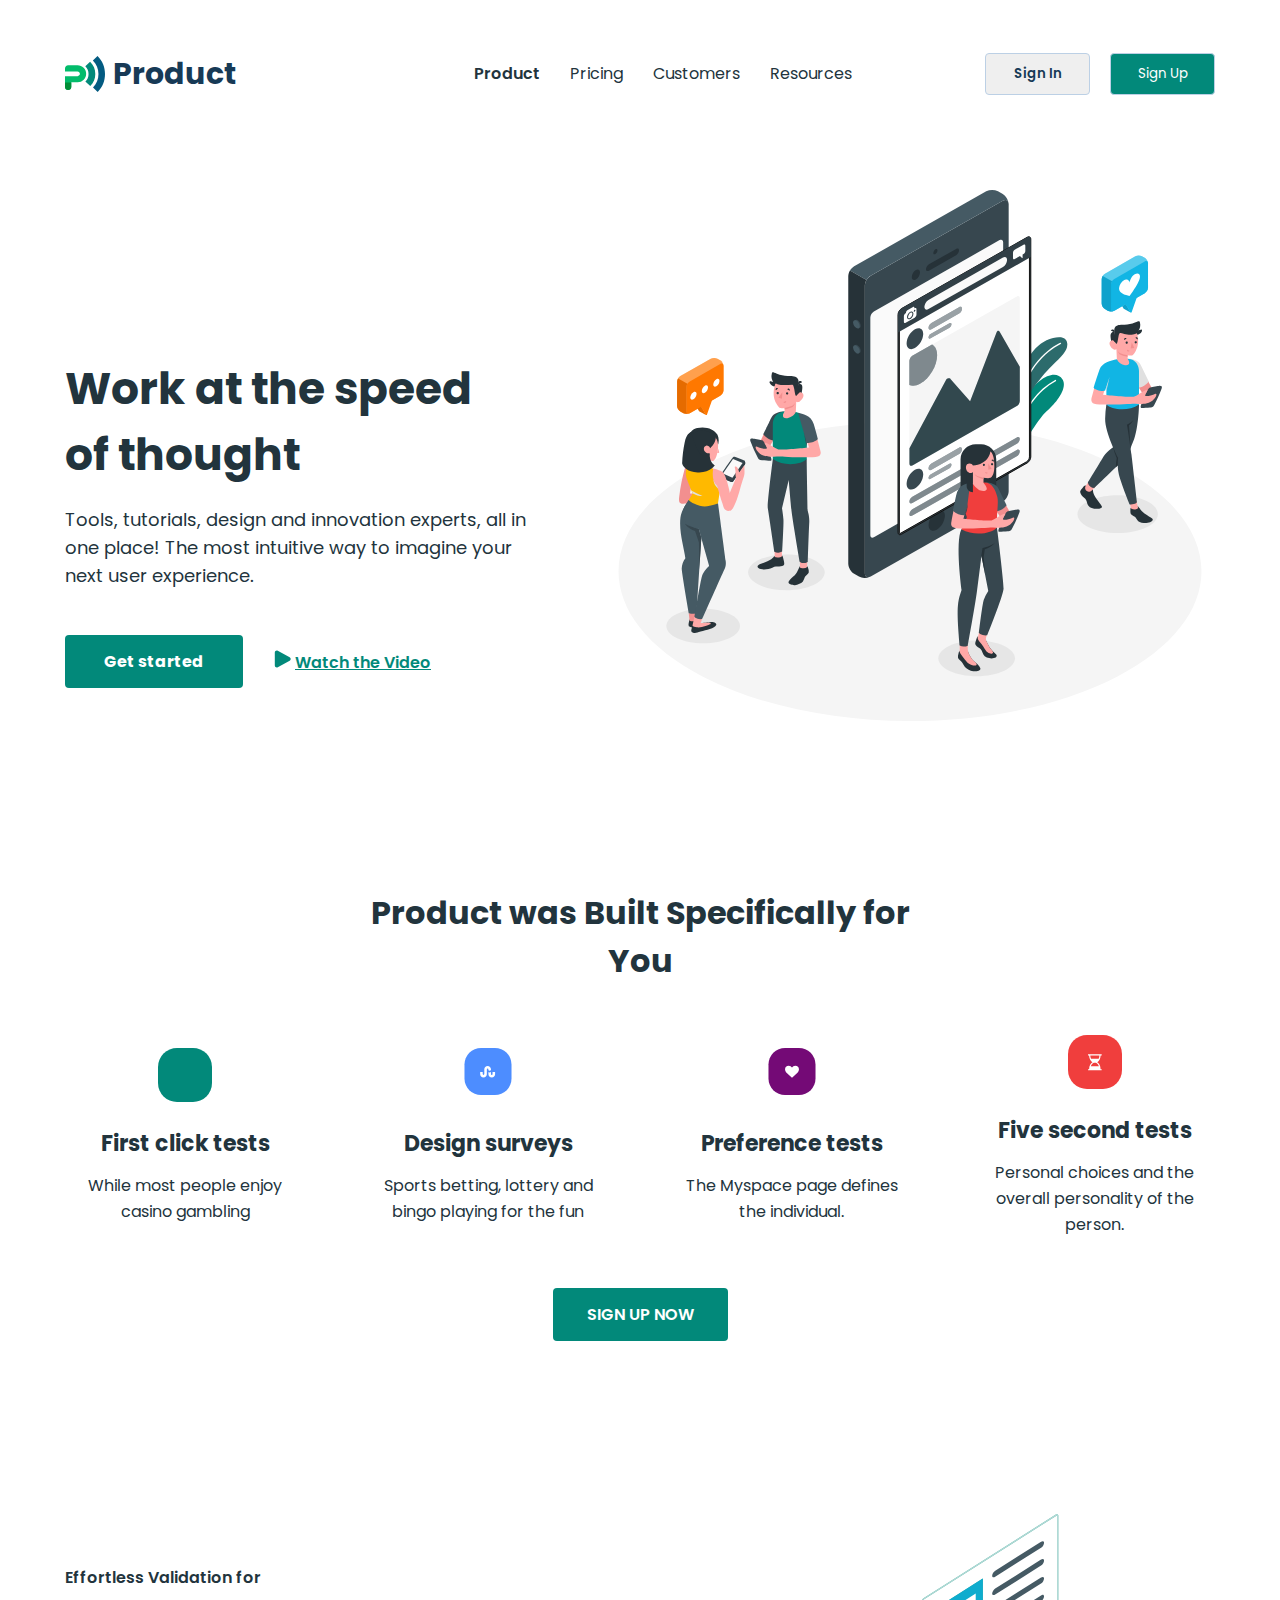
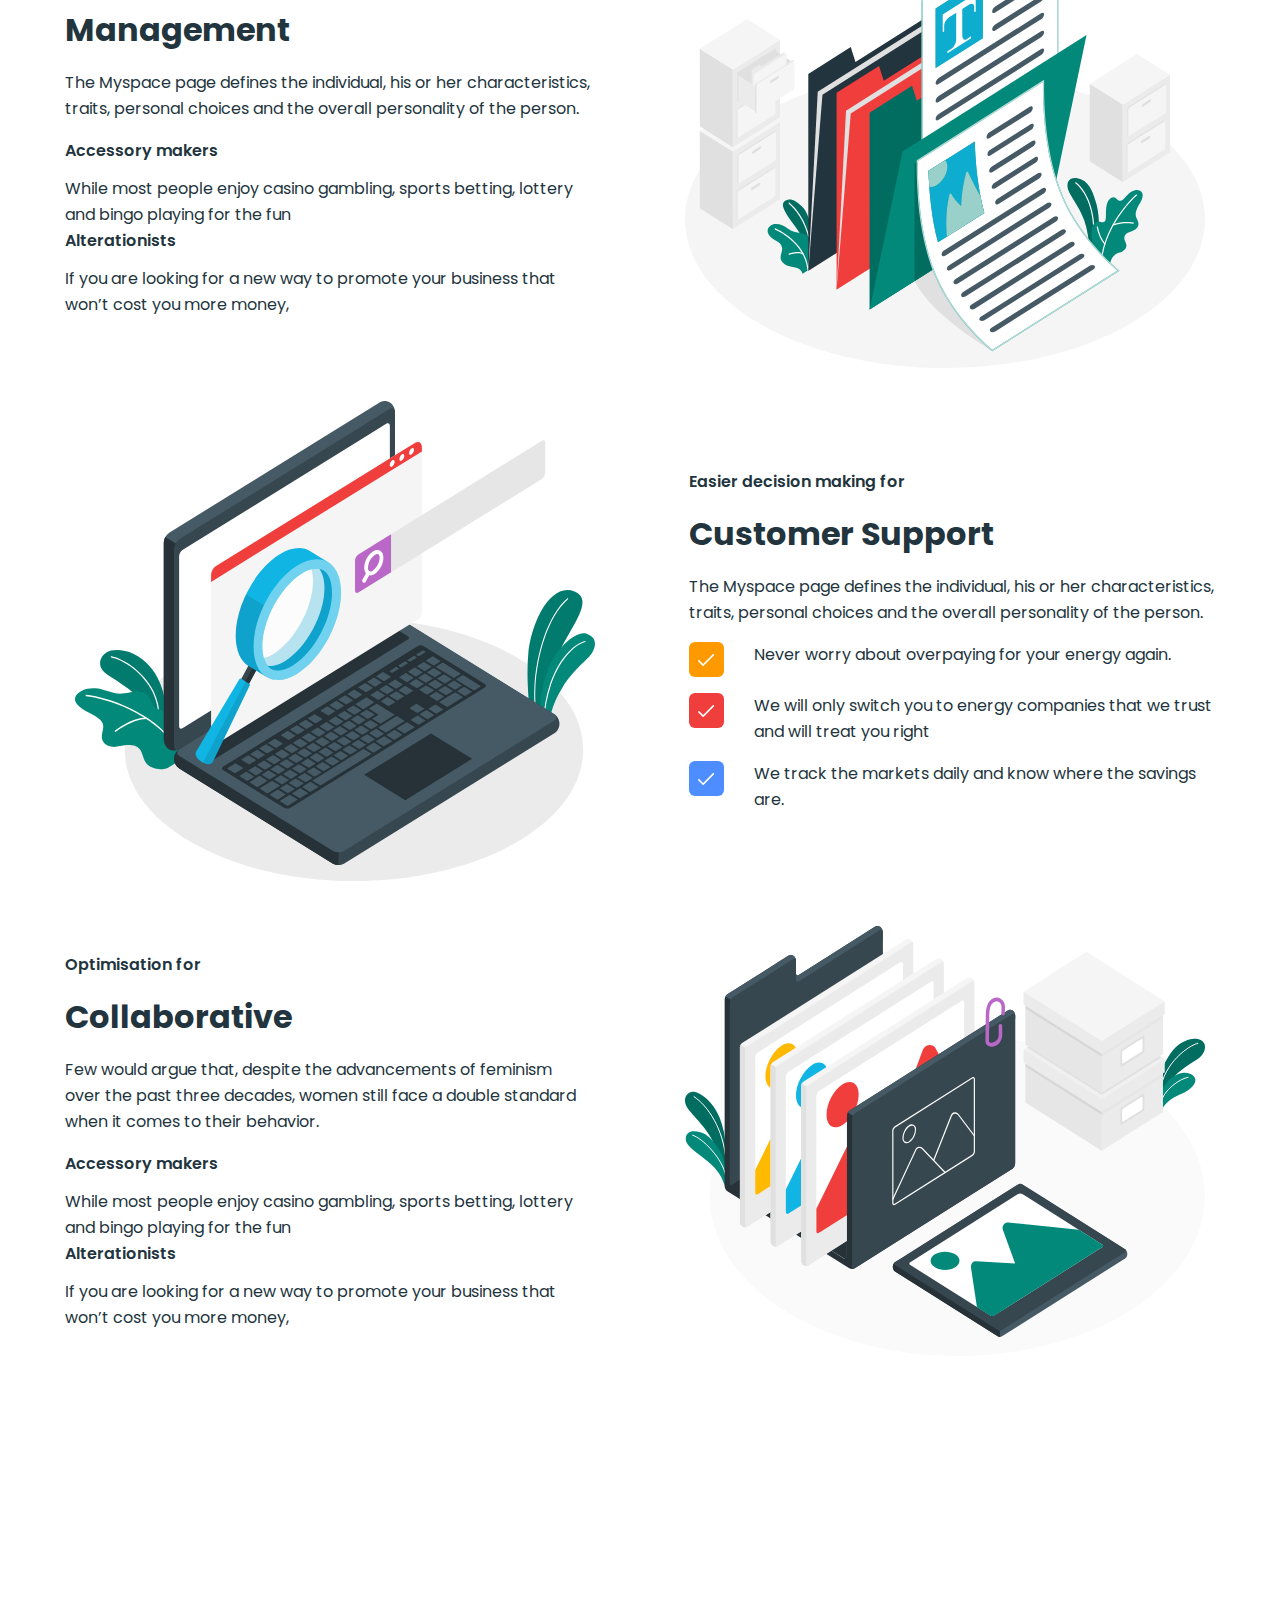
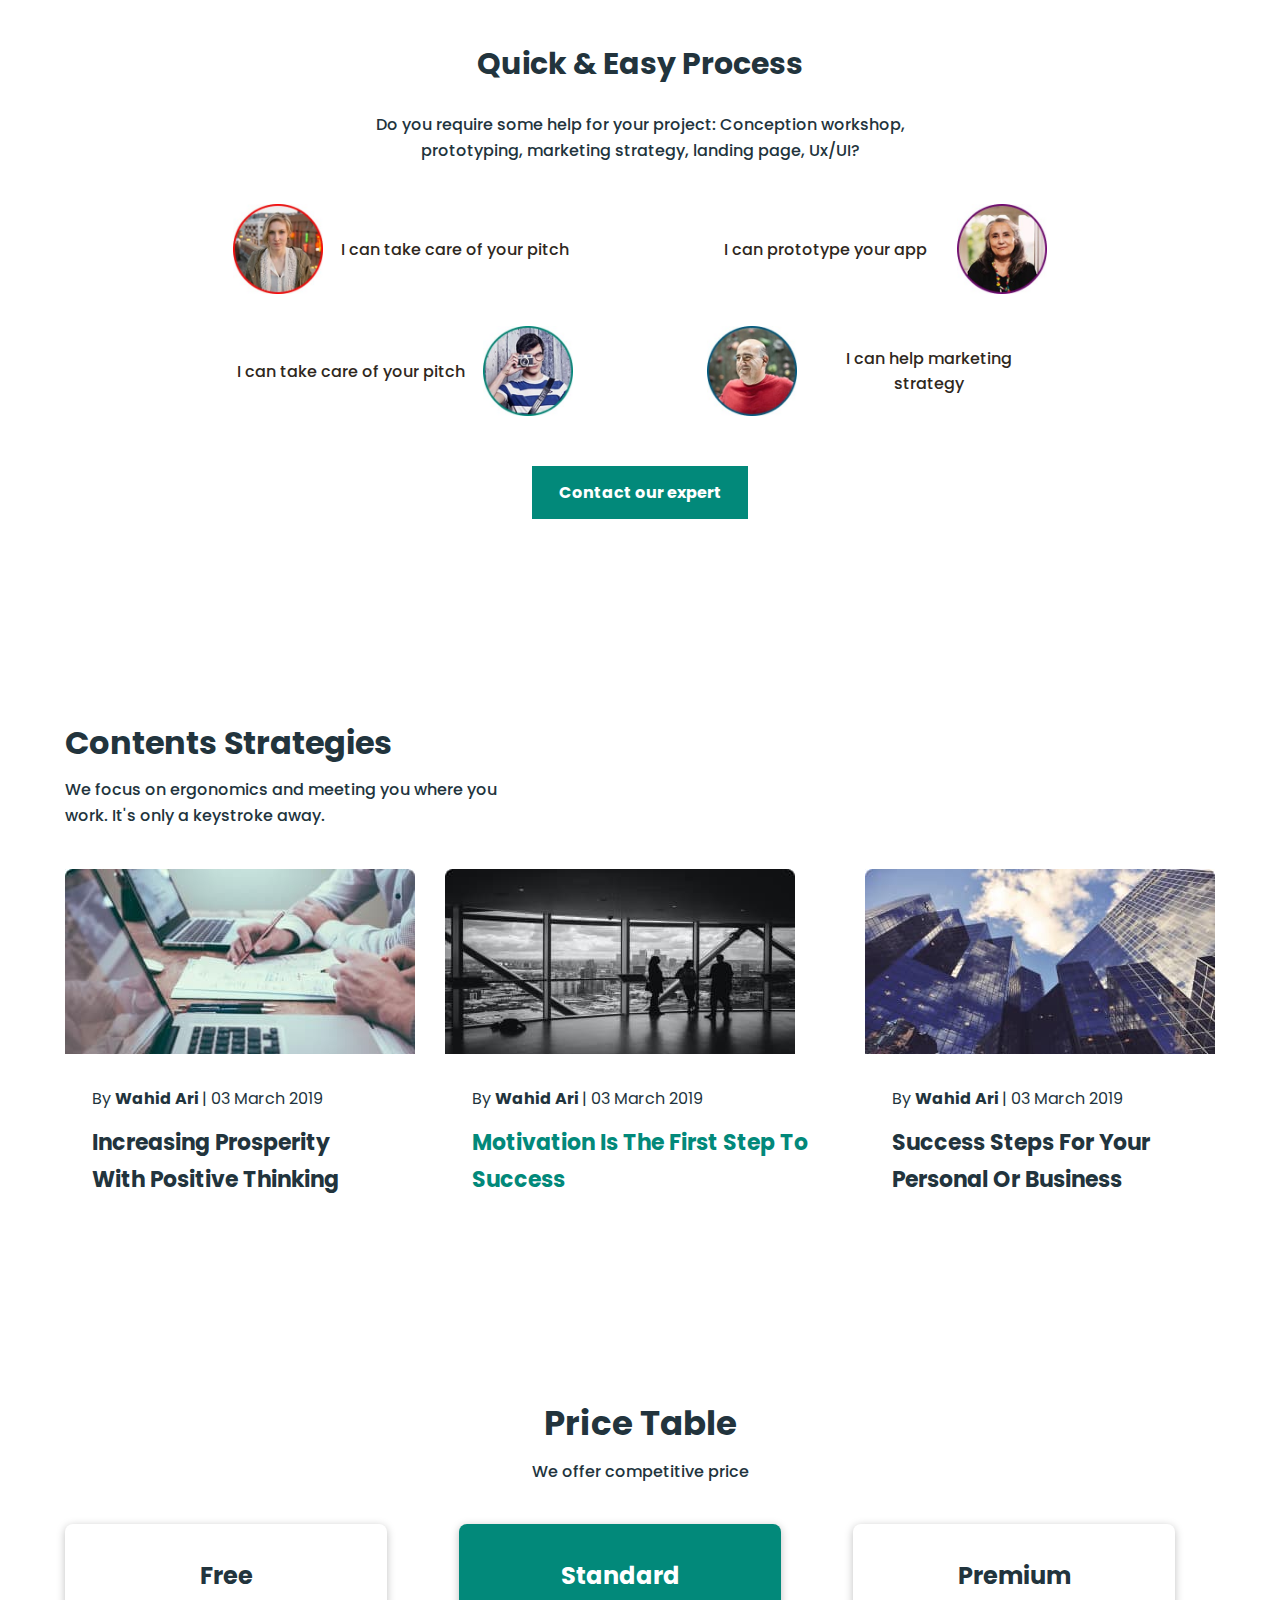
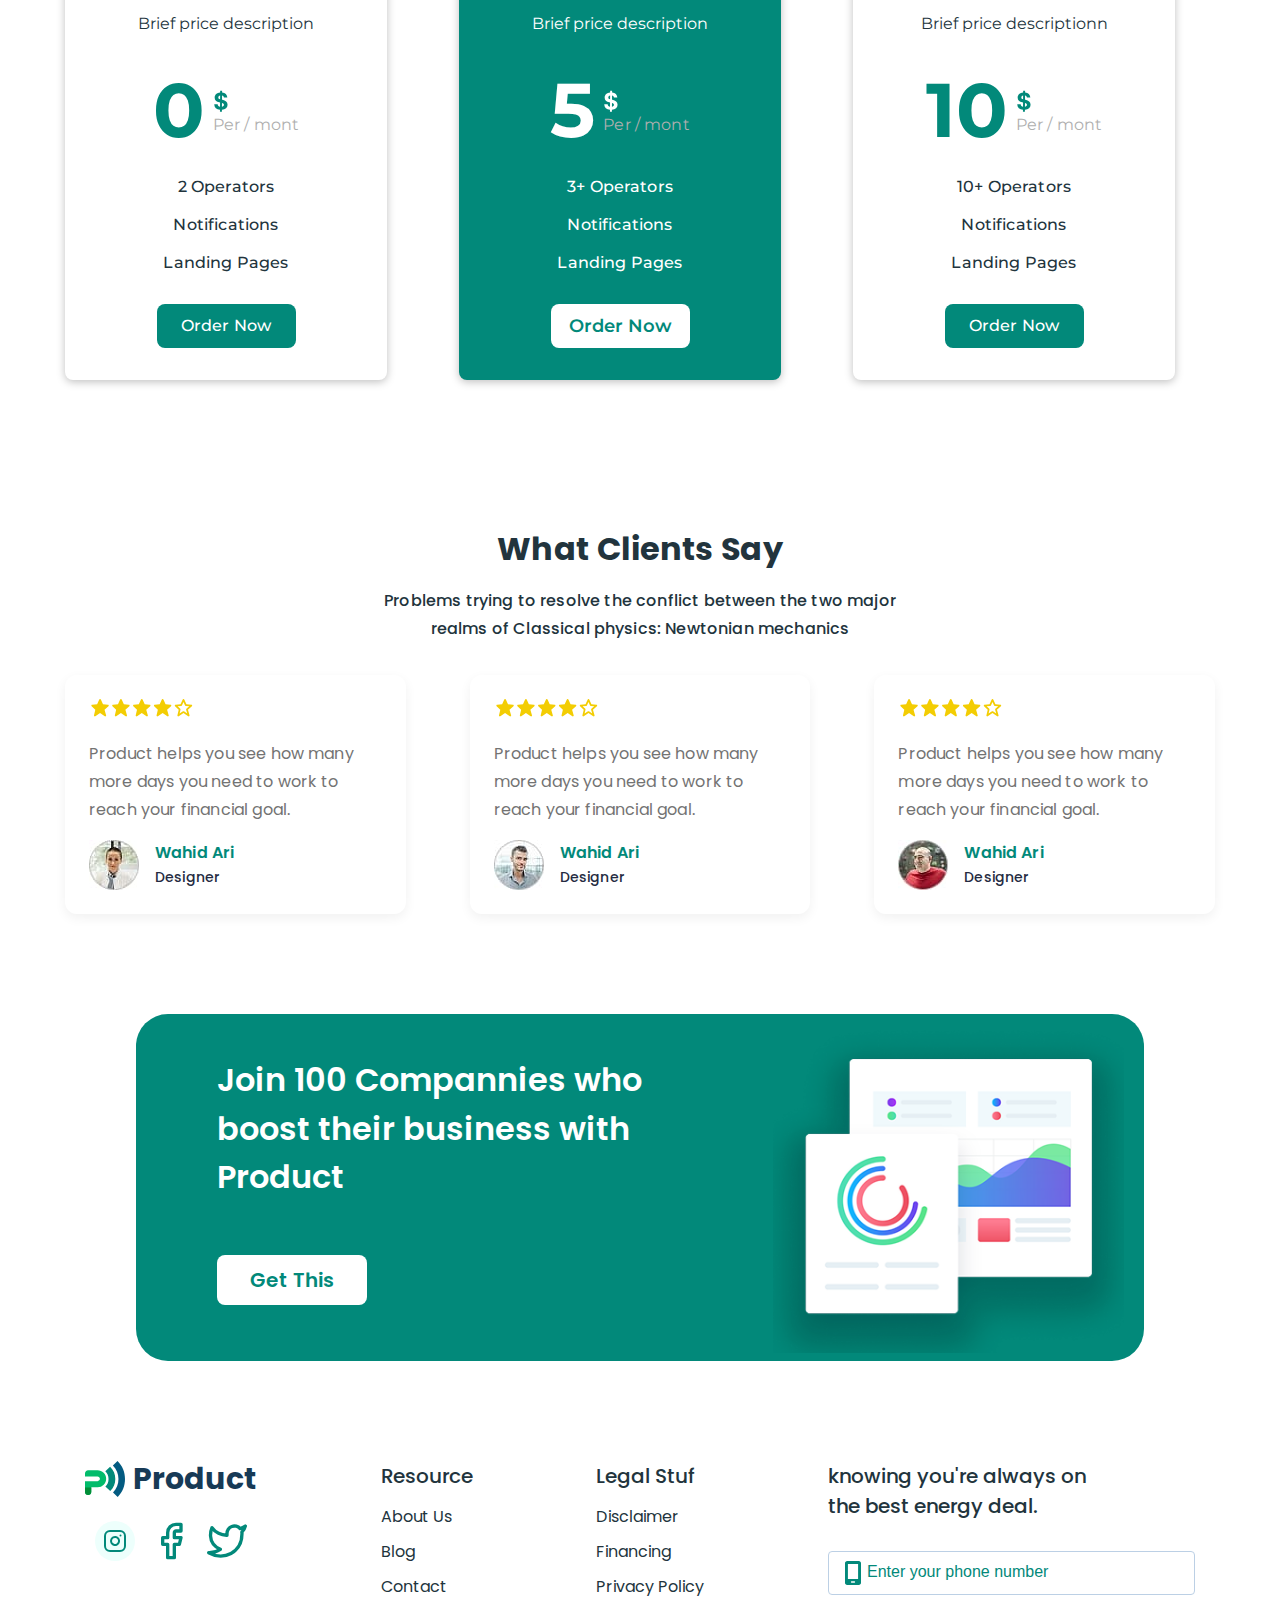
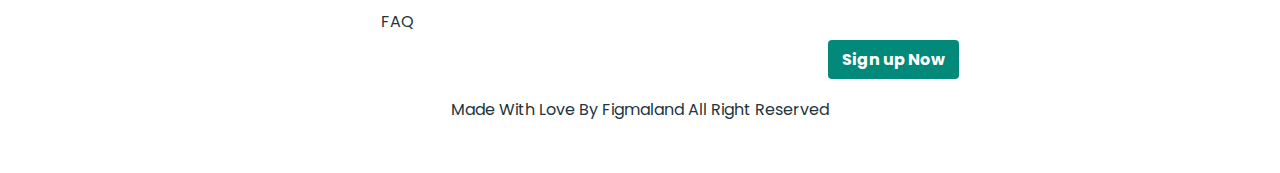
<file: index.html>
<!DOCTYPE html>
<html lang="en">
  <head>
    <meta charset="UTF-8" />
    <meta name="viewport" content="width=device-width, initial-scale=1.0" />
    <title>Business promotion</title>
    <link
      rel="stylesheet"
      href="https://cdnjs.cloudflare.com/ajax/libs/modern-normalize/3.0.1/modern-normalize.min.css"
      integrity="sha512-q6WgHqiHlKyOqslT/lgBgodhd03Wp4BEqKeW6nNtlOY4quzyG3VoQKFrieaCeSnuVseNKRGpGeDU3qPmabCANg=="
      crossorigin="anonymous"
      referrerpolicy="no-referrer"
    />
    <link rel="preconnect" href="https://fonts.googleapis.com" />
    <link rel="preconnect" href="https://fonts.gstatic.com" crossorigin />
    <link
      href="https://fonts.googleapis.com/css2?family=Inter:wght@500;700&family=Montserrat:wght@400;500;600;700&family=Poppins:wght@400;500;600;700;800&family=Roboto:wght@400;500;700;900&display=swap"
      rel="stylesheet"
    />
    <link rel="stylesheet" href="./css/styles.css" />
  </head>
  <body>
    <header class="header">
      <div class="header-container container">
        <a href="./index.html" class="logo header-logo">
          <img src="./images/logo.svg" alt="Logo" width="40" height="36" />
          Product
        </a>
        <nav class="header-nav">
          <ul class="header-nav-list">
            <li class="header-nav-item">
              <a href="./index.html">Product</a>
            </li>
            <li class="header-nav-item">
              <a href="./pricing.html">Pricing</a>
            </li>
            <li class="header-nav-item">
              <a href="./customer.html">Customers</a>
            </li>
            <li class="header-nav-item">
              <a href="">Resources</a>
            </li>
          </ul>
        </nav>
        <ul class="header-button-list">
          <li class="header-button-item">
            <button class="header-button" type="button">Sign In</button>
          </li>
          <li class="header-button-item">
            <button class="header-button-sign" type="button">Sign Up</button>
          </li>
        </ul>

        <button
          class="burger-btn"
          data-menu-open
          type="button"
          aria-label="Open menu"
        >
          <svg class="burger-icon" width="28" height="31">
            <use href="./images/icons.svg#icon-menu"></use>
          </svg>
        </button>
      </div>
      <div class="mobile-menu">
        <div class="container mobile-container">
          <button
            class="mobile-close-btn"
            data-menu-close
            type="button"
            aria-label="Close menu"
          >
            <svg class="mobile-close-icon" width="8" height="8">
              <use href="./images/icons.svg#icon-close"></use>
            </svg>
          </button>
          <nav class="mobile-nav">
            <ul class="mobile-nav-list">
              <li class="mobile-nav-item">
                <a href="./index.html">Product</a>
              </li>
              <li class="mobile-nav-item">
                <a href="./pricing.html">Pricing</a>
              </li>
              <li class="mobile-nav-item">
                <a href="./customer.html">Customers</a>
              </li>
              <li class="mobile-nav-item"><a href="">Resources</a></li>
            </ul>
          </nav>
          <ul class="mobile-button-list">
            <li class="mobile-button-item">
              <button class="mobile-button" type="button">Sign In</button>
            </li>
            <li class="mobile-button-item">
              <button class="mobile-button-sign" type="button">Sign Up</button>
            </li>
          </ul>
        </div>
      </div>
    </header>
    <main>
      <!-- HERO SECTION -->
      <section id="hero" class="hero">
        <div class="container">
          <div class="hero-container">
            <h1 class="hero-title">Work at the speed of thought</h1>
            <p class="hero-description">
              Tools, tutorials, design and innovation experts, all in one place!
              The most intuitive way to imagine your next user experience.
            </p>
            <ul class="hero-buttons">
              <li>
                <button class="button-get-started" type="button">
                  Get started
                </button>
              </li>
              <li>
                <button class="button-watch-the-video" type="button">
                  <img
                    class="button-watch-the-video-img"
                    src="./images/Triangle.svg"
                    alt="triangle"
                    width="20"
                    height="18"
                  />
                  Watch the Video
                </button>
              </li>
            </ul>
          </div>

          <img
            class="hero-image"
            src="./images/hero-img.svg"
            alt="hero-img"
            width="338"
            height="175"
          />
        </div>
      </section>
      <!-- PRODUCT SECTION -->
      <section id="product-section" class="product-section">
        <div class="container">
          <h2 class="product-title">Product was Built Specifically for You</h2>
          <ul class="product-item">
            <li class="product-list">
              <img
                class="product-image"
                src="./images/icon-1.svg"
                alt="Icon 1"
                width="54"
                height="54"
              />
              <h3 class="product-test">First click tests</h3>
              <p class="product-description">
                While most people enjoy casino gambling
              </p>
            </li>
            <li class="product-list">
              <img
                class="product-image"
                src="./images/icon-2.svg"
                alt="Icon 2"
                width="54"
                height="54"
              />
              <h3 class="product-test">Design surveys</h3>
              <p class="product-description">
                Sports betting, lottery and bingo playing for the fun
              </p>
            </li>
            <li class="product-list">
              <img
                class="product-image"
                src="./images/icon-3.svg"
                alt="Icon 3"
                width="54"
                height="54"
              />
              <h3 class="product-test">Preference tests</h3>
              <p class="product-description">
                The Myspace page defines the individual.
              </p>
            </li>
            <li class="product-list">
              <img
                class="product-image"
                src="./images/icon-4.svg"
                alt="Icon 3"
                width="54"
                height="54"
              />
              <h3 class="product-test">Five second tests</h3>
              <p class="product-description">
                Personal choices and the overall personality of the person.
              </p>
            </li>
          </ul>
          <button type="button" class="product-button">sign up now</button>
        </div>
      </section>
      <!-- SERVICES SECTION -->
      <section id="services-section" class="services-section">
        <div class="container">
          <h2 class="visually-hidden">Services</h2>
          <ul class="service-list">
            <li class="service-items">
              <div class="text-block">
                <p class="service-name">Effortless Validation for</p>
                <h3 class="service-heading">Management</h3>
                <p class="service-description">
                  The Myspace page defines the individual, his or her
                  characteristics, traits, personal choices and the overall
                  personality of the person.
                </p>
                <ul class="service-list-two">
                  <li class="service-items-two">
                    <h4 class="service-title">Accessory makers</h4>
                    <p class="service-description">
                      While most people enjoy casino gambling, sports betting,
                      lottery and bingo playing for the fun
                    </p>
                  </li>
                  <li class="service-items-two">
                    <h4 class="service-title">Alterationists</h4>
                    <p class="service-description">
                      If you are looking for a new way to promote your business
                      that won’t cost you more money,
                    </p>
                  </li>
                </ul>
              </div>
              <img
                class="service-image"
                src="./images/management-img.svg"
                alt="Management"
                width="349"
                height="306"
              />
            </li>
          </ul>
          <ul class="service-list">
            <li class="service-items-second">
              <img
                class="service-image"
                src="./images/support-img.svg"
                alt="Support"
                width="349"
                height="306"
              />
              <div class="text-block">
                <p class="service-name">Easier decision making for</p>
                <h3 class="service-heading">Customer Support</h3>
                <p class="service-description service-description-item">
                  The Myspace page defines the individual, his or her
                  characteristics, traits, personal choices and the overall
                  personality of the person.
                </p>
                <ul class="service-list-second">
                  <li class="service-image-list">
                    <div class="service-box">
                      <svg width="17" height="12" class="features-icon">
                        <use href="./images/icons.svg#icon-tick"></use>
                      </svg>
                    </div>
                    <p class="service-description">
                      Never worry about overpaying for your energy again.
                    </p>
                  </li>
                  <li class="service-image-list">
                    <div class="service-box">
                      <svg width="17" height="12" class="features-icon">
                        <use href="./images/icons.svg#icon-tick"></use>
                      </svg>
                    </div>
                    <p class="service-description">
                      We will only switch you to energy companies that we trust
                      and will treat you right
                    </p>
                  </li>
                  <li class="service-image-list">
                    <div class="service-box">
                      <svg width="17" height="12" class="features-icon">
                        <use href="./images/icons.svg#icon-tick"></use>
                      </svg>
                    </div>
                    <p class="service-description">
                      We track the markets daily and know where the savings are.
                    </p>
                  </li>
                </ul>
              </div>
            </li>
          </ul>

          <ul class="service-list">
            <li class="service-items">
              <div class="text-block">
                <p class="service-name">Optimisation for</p>
                <h3 class="service-heading">Collaborative</h3>
                <p class="service-description">
                  Few would argue that, despite the advancements of feminism
                  over the past three decades, women still face a double
                  standard when it comes to their behavior.
                </p>
                <ul class="service-list-two">
                  <li class="service-items-two">
                    <h4 class="service-title">Accessory makers</h4>
                    <p class="service-description">
                      While most people enjoy casino gambling, sports betting,
                      lottery and bingo playing for the fun
                    </p>
                  </li>
                  <li class="service-items-two">
                    <h4 class="service-title">Alterationists</h4>
                    <p class="service-description">
                      If you are looking for a new way to promote your business
                      that won’t cost you more money,
                    </p>
                  </li>
                </ul>
              </div>
              <img
                class="service-image"
                src="./images/collaboration-img.svg"
                alt="Collaboration"
                width="349"
                height="306"
              />
            </li>
          </ul>
        </div>
      </section>
      <!-- EASY PROCESSING -->
      <section id="easy-processing" class="easy-processing">
        <div class="container">
          <h2 class="easy-heading">Quick & Easy Process</h2>
          <p class="easy-description">
            Do you require some help for your project: Conception workshop,
            prototyping, marketing strategy, landing page, Ux/UI?
          </p>
          <ul class="easy-list">
            <li class="easy-items">
              <img
                class="easy-avatar-one"
                src="./images/avatar-1.jpg"
                alt="Avatar-1"
                width="90"
                height="90"
              />
              <p class="easy-meaning">I can take care of your pitch</p>
            </li>
            <li class="easy-items">
              <p class="easy-meaning">I can prototype your app</p>
              <img
                class="easy-avatar-one"
                src="./images/avatar-2.jpg"
                alt="Avatar-2"
                width="90"
                height="90"
              />
            </li>
            <li class="easy-items">
              <p class="easy-meaning">I can take care of your pitch</p>
              <img
                class="easy-avatar-one"
                src="./images/avatar-3.jpg"
                alt="Avatar-3"
                width="90"
                height="90"
              />
            </li>
            <li class="easy-items">
              <img
                class="easy-avatar-one"
                src="./images/avatar-4.jpg"
                alt="Avatar-4"
                width="90"
                height="90"
              />
              <p class="easy-meaning">I can help marketing strategy</p>
            </li>
          </ul>
          <button class="contact-our-expert" type="button">
            Contact our expert
          </button>
        </div>
      </section>
      <!-- CONTENT  -->
      <section id="contents-strategies" class="contents-strategies">
        <div class="container">
          <h2 class="contents-heaing">Contents Strategies</h2>
          <p class="contents-description">
            We focus on ergonomics and meeting you where you work. It's only a
            keystroke away.
          </p>
          <ul class="contents-list">
            <li class="contents-item">
              <img
                class="content-photo"
                src="./images/laptop.jpg"
                alt="Laptop"
                width="348"
                height="185"
              />
              <p class="date">
                By <span class="contest-name"> Wahid Ari </span>| 03 March 2019
              </p>
              <h3 class="profession">
                Increasing Prosperity With Positive Thinking
              </h3>
            </li>
            <li class="contents-item">
              <img
                class="content-photo"
                src="./images/motivation.jpg"
                alt="Motivation"
                width="348"
                height="185"
              />
              <p class="date">
                By <span class="contest-name"> Wahid Ari </span> | 03 March 2019
              </p>
              <h3 class="profession-green">
                Motivation Is The First Step To Success
              </h3>
            </li>
            <li class="contents-item">
              <img
                class="content-photo"
                src="./images/success.jpg"
                alt="Success"
                width="348"
                height="185"
              />
              <p class="date">
                By <span class="contest-name"> Wahid Ari </span> | 03 March 2019
              </p>
              <h3 class="profession">
                Success Steps For Your Personal Or Business
              </h3>
            </li>
          </ul>
        </div>
      </section>
      <!-- PRICE SECTION -->
      <section id="price-section" class="price-section">
        <div class="container">
          <h2 class="price-heading">Price Table</h2>
          <p class="price-subtitle">We offer competitive price</p>
          <ul class="price-list">
            <li class="price-item">
              <h3 class="free-heading">Free</h3>
              <p class="price-description">Brief price description</p>
              <div class="price">
                <p class="price-zero">0</p>
                <div class="price-dollar">
                  <svg width="16" height="29" class="dollar">
                    <use href="./images/icons.svg#icon-dollar"></use>
                  </svg>
                  <p class="month">Per / mont</p>
                </div>
              </div>
              <ul class="price-sublist">
                <li class="price-features">2 Operators</li>
                <li class="price-features">Notifications</li>
                <li class="price-features">Landing Pages</li>
              </ul>
              <button class="button" type="button">Order Now</button>
            </li>
            <li class="price-item">
              <h3 class="free-heading green">Standard</h3>
              <p class="price-description green">Brief price description</p>
              <div class="price">
                <p class="price-zero green">5</p>
                <div class="price-dollar">
                  <svg width="16" height="29" class="dollar-green">
                    <use href="./images/icons.svg#icon-dollar"></use>
                  </svg>
                  <p class="month">Per / mont</p>
                </div>
              </div>
              <ul class="price-sublist">
                <li class="price-features green">3+ Operators</li>
                <li class="price-features green">Notifications</li>
                <li class="price-features green">Landing Pages</li>
              </ul>
              <button class="button-green" type="button">Order Now</button>
            </li>
            <li class="price-item">
              <h3 class="free-heading">Premium</h3>
              <p class="price-description">Brief price descriptionn</p>
              <div class="price">
                <p class="price-zero">10</p>
                <div class="price-dollar">
                  <svg width="16" height="29" class="dollar">
                    <use href="./images/icons.svg#icon-dollar"></use>
                  </svg>
                  <p class="month">Per / mont</p>
                </div>
              </div>
              <ul class="price-sublist">
                <li class="price-features">10+ Operators</li>
                <li class="price-features">Notifications</li>
                <li class="price-features">Landing Pages</li>
              </ul>
              <button class="button" type="button">Order Now</button>
            </li>
          </ul>
        </div>
      </section>
      <!-- FEEDBACK SECTION -->
      <section id="feedback-section" class="feedback-section">
        <div class="container">
          <h2 class="feedback-heading">What Clients Say</h2>
          <p class="feedback-subtitle">
            Problems trying to resolve the conflict between the two major realms
            of Classical physics: Newtonian mechanics
          </p>
          <ul class="feedback-list">
            <li class="feedback-item">
              <svg width="106" height="18" class="stars">
                <use href="./images/icons.svg#icon-stars"></use>
              </svg>
              <p class="feedback-description">
                Product helps you see how many more days you need to work to
                reach your financial goal.
              </p>
              <div class="author-box">
                <img
                  class="avatar"
                  src="./images/Ellipse.jpg"
                  alt="Avatar-5"
                  width="50"
                  height="50"
                />
                <div class="author-info">
                  <h3 class="name">Wahid Ari</h3>
                  <p class="profession-name">Designer</p>
                </div>
              </div>
            </li>
            <li class="feedback-item">
              <svg width="106" height="18" class="stars">
                <use href="./images/icons.svg#icon-stars"></use>
              </svg>
              <p class="feedback-description">
                Product helps you see how many more days you need to work to
                reach your financial goal.
              </p>
              <div class="author-box">
                <img
                  class="avatar"
                  src="./images/Ellipse-2.jpg"
                  alt="Avatar-6"
                  width="50"
                  height="50"
                />
                <div class="author-info">
                  <h3 class="name">Wahid Ari</h3>
                  <p class="profession-name">Designer</p>
                </div>
              </div>
            </li>
            <li class="feedback-item">
              <svg width="106" height="18" class="stars">
                <use href="./images/icons.svg#icon-stars"></use>
              </svg>
              <p class="feedback-description">
                Product helps you see how many more days you need to work to
                reach your financial goal.
              </p>
              <div class="author-box">
                <img
                  class="avatar"
                  src="./images/Ellipse-3.jpg"
                  alt="Avatar-7"
                  width="50"
                  height="50"
                />
                <div class="author-info">
                  <h3 class="name">Wahid Ari</h3>
                  <p class="profession-name">Designer</p>
                </div>
              </div>
            </li>
          </ul>
        </div>
      </section>
      <!-- JOIN SECTION -->
      <section id="join-section" class="join-section">
        <div class="container">
          <div class="join-box">
            <div class="card">
              <h2 class="join-heading">
                Join 100 Compannies who boost their business with Product
              </h2>
              <button class="join-button" type="button">Get This</button>
            </div>
            <img
              class="photo"
              src="./images/Frame 18.png"
              alt="Screen"
              width="371"
              height="351"
            />
          </div>
        </div>
      </section>
    </main>

    <!-- FOOTER SECTION -->
    <footer class="footer">
      <div class="container footer-container">
        <div class="footer-brand">
          <a href="./index.html" class="logo-footer">
            <img
              src="./images/logo.svg"
              alt="Logo"
              width="40"
              height="36"
              class="footer-logo-img"
            />
            Product
          </a>
          <ul class="footer-socials">
            <li class="social-icons">
              <img
                src="./images/Instagram.svg"
                alt="Instagram"
                width="40"
                height="40"
              />
              <a href=""></a>
            </li>
            <li class="social-icons">
              <img
                src="./images/facebook.svg"
                alt="Facebook"
                width="40"
                height="40"
              />
              <a href=""></a>
            </li>
            <li class="social-icons">
              <img
                src="./images/twitter.svg"
                alt="Twitter"
                width="40"
                height="40"
              />
              <a href=""></a>
            </li>
          </ul>
        </div>
        <div class="footer-wrap"> 
<p class="footer-titles">Resource</p>
        <ul class="footer-links">
          <li>About Us</li>
          <li>Blog</li>
          <li>Contact</li>
          <li>FAQ</li>
        </ul>
        </div> 
        <div class="footer-wrap"> 
          <p class="footer-titles">Legal Stuf</p>
        <ul class="footer-links">
          <li>Disclaimer</li>
          <li>Financing</li>
          <li>Privacy Policy</li>
        </ul>
        </div>
        <div class="footer-wrap"> 
          <p class="footer-titles">
            knowing you're always on the best energy deal.
          </p>
          <form class="footer-form">
            <div class="footer-input-box">
              <input
                type="tel"
                placeholder="Enter your phone number"
                class="footer-input"
                name="phone"
                required
              />
              <img
                class="footer-mobile"
                src="./images/mobile-screen.svg"
                alt="Phone"
                width="18"
                height="28"
              />
            </div>
            <button type="submit" class="footer-button">Sign up Now</button>
          </form>
          </div>
        </div>
        <div class="author-text">
          <p>Made With Love By Figmaland All Right Reserved</p>
        </div>
      </div>
    </footer>
  </body>
</html>
</file>
<file: css/styles.css>
body {
    font-family: 'Poppins', sans-serif;
    background-color: #fff;
    color: #22343d;
}
a {
    text-decoration: none;
    color: currentColor;
}

ul {
    list-style-type: none;
    padding-left: 0;
    margin: 0;
}

h1,
h2,
h3,
h4,
h5,
h6,
p {
    margin: 0;
}

button {
    cursor: pointer;
    font-family: inherit;
    padding: 0;
}

address {
    font-style: normal;
}

img {
    display: border-box;
}
.visually-hidden {
    position: absolute;
    width: 1px;
    height: 1px;
    margin: -1px;
    border: 0;
    padding: 0;
    white-space: nowrap;
    clip-path: inset(100%);
    clip: rect(0 0 0 0);
    overflow: hidden;
}

/* Common  */
.container {
    max-width: 411px;
    margin: 0 auto;
    padding: 0 24px;
}

@media screen and (min-width: 1150px) {
    .container {
    max-width: 1150px;
    padding: 0 20px;
    }
}

/* Header */
.header-nav, .header-button-item
 {
    display: none;
}
.logo {
    display: flex;
    align-items: center;
    gap: 8px;
    font-weight: 700;
    font-size: 30px;
    line-height: 0.93333;
    color: #173a56;

}
.header-container {
    padding-top: 21px;
    padding-bottom: 21px;
    display: flex;
    align-items: center;
    justify-content: space-between; 
}
.burger-btn {
            padding: 0; 
            border: none;
            background-color: transparent; 
    
        }
    
.burger-icon {
            display: block;
            fill: #173A56;
        } 
@media screen and (min-width: 1150px) {
    .header-container {
        padding-top: 26px;
        padding-bottom: 26px;
    }
    .burger-btn {
            display: none;
        }
        .mobile-menu {
            display: none;
        }
        .logo {
            margin-right: 237px;
            }
    .header-nav,
    .header-button-item {
            display: flex;
        }
    .header-nav-list {
    display: flex;
    gap: 30px;
                }
        
    .header-nav-item {
    display: block;
    padding: 26px 0;
    font-weight: 400;
    font-size: 16px;
    line-height: 1.75;
    color: #22343d;
                }
    
   .header-nav-item:first-child {
            font-weight: 600;
        } 
        .header-button-list {
            display: flex;
            gap: 20px;
            margin-left: auto;
        }
.header-button {
                    border: 1px solid #bcd0e5;
                    border-radius: 4px;
                    min-width: 105px;
                    height: 42px;
                    font-weight: 600;
                    text-align: center;
                    color: #173a56;
                }
.header-button-sign {
    color: #fff;
    background-color: #02897a;
        border-radius: 4px;
        min-width: 105px;
        height: 42px;
        border: 1px solid #bcd0e5;
}
.header-button-sign:hover,
.header-button-sign:focus {
border: none;
color: #173a56;
background-color: #bcd0e5;
}
        
.header-button:hover,
.header-button:focus {
border: none;
color: #fff;
background-color: #02897a;
                }
}
/* Mobile menu */
.mobile-menu {
    position: fixed;
    top: 0;
    left: 0;
    width: 100%;
    height: 100%;
    background-color: #FFFFFF;
    opacity: 0;
    visibility: hidden;
    pointer-events: none;
    transition: opacity 250ms cubic-bezier(0.4, 0, 0.2, 1),
        visibility 250ms cubic-bezier(0.4, 0, 0.2, 1);
}

.mobile-menu.is-open {
    opacity: 1;
    visibility: visible;
    pointer-events: auto;
}

.mobile-container {
    position: relative;
    padding-top: 72px;
    padding-bottom: 40px;
    display: flex;
    flex-direction: column;
    height: 100%;
}

.mobile-close-btn {
    position: absolute;
    top: 24px;
    right: 24px;
    border: 1px solid rgba(0, 0, 0, 0.1);
    border-radius: 50%;
    transition: background-color 250ms cubic-bezier(0.4, 0, 0.2, 1),
        border 250ms cubic-bezier(0.4, 0, 0.2, 1);
    padding: 0;
    width: 24px;
    height: 24px;
    padding: 0;
    display: flex;
    align-items: center;
    justify-content: center;
    background-color: #e7e9fc;
}

.mobile-close-icon {
    fill: #2e2f42;
}
.mobile-nav-list {
    display: flex;
    flex-direction: column;
    gap: 15px;
}
.mobile-nav-item {
    font-weight: 600;
    font-size: 20px;
    line-height: 1.75;
    color: #22343d;
}

.mobile-nav-item:first-child {
    font-weight: 700;
    color: #02897a;
}

.mobile-button-list {
  display: flex;  
  gap: 20px;
}

.mobile-button {
    border: 1px solid #bcd0e5;
    border-radius: 4px;
    min-width: 105px;
    height: 42px;
    font-weight: 600;
    text-align: center;
    color: #173a56;
}

.mobile-button-sign {
    color: #fff;
    background-color: #02897a;
    border-radius: 4px;
    min-width: 105px;
    height: 42px;
    border: 1px solid #bcd0e5;
    margin-bottom: 20px;
}
 /* HERO SECTION */
 .hero {
    padding-top: 29px;
    padding-bottom: 50px;
    background-color: transparent;
 }
 .hero .container {
display: flex;
flex-direction: column;
align-items: center;
    justify-content: space-between;
 }
  .hero-image {
      order: -1;
      margin-bottom: 20px;
      max-width: 80%;
  }
  .hero-title {
      font-weight: 700;
      font-size: 36px;
      line-height: 1.7;
      color: #22343d;
      max-width: 369px;
      margin-bottom: 16px;
      text-align: center;
  }
  .hero-description {
    font-weight: 400;
        font-size: 18px;
        line-height: 1.55556;
        text-align: center;
        color: #22343d;
        margin-bottom: 32px;
        max-width: 326px;
  }
   .hero-buttons {
       display: flex;
       gap: 30px;
       align-items: center;
   }

   .button-get-started {
       font-weight: 700;
       font-size: 16px;
       color: #fff;
       background-color: #02897A;
       border: none;
       border-radius: 4px;
       width: 142px;
       height: 53px;
   }

   .button-watch-the-video {
       font-family: "Poppins", sans-serif;
       font-weight: 600;
       font-size: 16px;
       text-decoration: underline;
       text-decoration-skip-ink: none;
       color: #02897a;
       background-color: #FFFFFF;
       border: none;
       width: 165px;
       height: 23px;
       display: flex;
       gap: 2px;
   }
   @media screen and (min-width: 1150px) {
       .hero {
        padding-top: 39px;
        padding-bottom: 86px;
       }
       .hero .container {
        flex-direction: row;
       }
    .hero-image {
    order: 1;
    width: 610px;
    height: 554px;
                    
                }
.hero-title {
    font-size: 44px;
    line-height: 1.5;
    max-width: 452px;
    margin-bottom: 18px;
    margin-top: 112px;
    text-align: start;
}
.hero-description {
    max-width: 465px;
    text-align: start;
        margin: 18px 35px 45px 0px
    }
  .button-get-started {
    width: 178px;}
   .button-watch-the-video {
    margin-right: 128px;
   }
.button-get-started:hover,
.button-get-started:focus {
    color: #404bbf;
}

.button-watch-the-video:hover,
.button-watch-the-video:focus {
    color: #404bbf;
}
}
/* PRODUCT SECTION */
.product-section .container {
    padding-right: 0;
    padding-left: 0;}
.product-section {
    padding-bottom: 50px;
    padding-top: 50px;
    background-color: #FFFFFF;
}
.product-title {
    font-size: 32px;
    line-height: 1.5;
    color: #22343d;
    text-align: center;
    min-width: 331px;
    margin-bottom: 50px;
}
.product-item {
    display: flex;
    flex-direction: column;
justify-content: space-between;
    align-items: center;
    gap: 32px;
    text-align: center;
}
.product-list {
max-width: 240px; 
}
.product-test {
    font-size: 22px;
    color: #22343d;
    margin-top: 18px;
    margin-bottom: 13px;
}
.product-description {
    font-size: 16px;
    line-height: 1.625;
    color: #22343d;
}
.product-button {
    font-weight: 600;
    font-size: 16px;
    color: #fff;
    background-color: #02897A;
    text-align: center;
    width: 175px;
    height: 53px;
    text-transform: uppercase;
    border-radius: 4px;
    border: none;
    display: block;
    margin: 32px auto 38px;
}
@media screen and (min-width: 1150px) {
    .product-srction {
    padding-bottom: 50px;
    }
    .product-title {
        max-width: 539px;
        display: block;
        margin: 0 auto;
        margin-bottom: 50px;
    }
   .product-item {
    flex-direction: row;
   } 
   .product-list {
       width: calc((100% - 90px) / 4);
   }
   .product-button {
    margin-top: 50px;
    margin-bottom: 50px;
   }
  .product-button:hover,
  .product-button:focus {
      background-color: #404bbf;
      color: #fff;
  }
}
/* SERVICES SECTION */
.services-section .container{
    padding: 50px 30px;
    
}
.service-items {
    display: flex;
        flex-direction: column-reverse;
        align-items: center;

}
.text-block {
    margin-top: 50px;
    margin-bottom: 50px;
    display: flex;
    flex-direction: column;
    gap: 16px;
}
.service-name {
    font-family: "Poppins", sans-serif;
    font-weight: 600;
    font-size: 16px;
    color: #22343d;
}

.service-heading {
    font-weight: 700;
    font-size: 32px;

}

.service-description {
    font-weight: 400;
    font-size: 16px;
    line-height: 1.625;
}

.service-title {
    font-weight: 600;
    font-size: 16px;
    line-height: 1.625;
    padding-bottom: 12px;
   }
   .service-items-second {
    display: flex;
        flex-direction: column;
        align-items: center;
    
    }
    .service-list-second {
        display: flex;
        flex-direction: column;
        flex-wrap: wrap;
        row-gap: 16px;
    }
        .service-image-list {
            display: flex;
                  gap: 30px;
        }
        .service-items:not(:last-child) {
            margin-bottom: 100px;
        }
    
        .service-box {
            border-radius: 6px;
            width: 35px;
            height: 35px;
            display: flex;
            align-items: center;
            justify-content: center;
            flex-shrink: 0;
        }
    
        .features-icon {
            fill: #fff;
        }
    
        .service-image-list:nth-child(1) .service-box {
            background-color: #FF9900;
        }
    
        .service-image-list:nth-child(2) .service-box {
            background-color: #F03E3D;
        }
    
        .service-image-list:nth-child(3) .service-box {
            background-color: #4D8DFF;
        }
@media screen and (min-width: 1150px) {
    .services-section {
            background-color: #FFFFFF;
           padding-bottom: 50px;}
            .service-list {
                display: flex;
            }
        .service-items, .service-items-second {
            display: flex;
            flex-direction: row;
            gap: 84px;
            align-items: center;          
        }
    .service-image {
        width: 540px;
        height: 500px;
    }
        .service-items:not(:last-child) {
            /* margin-bottom: 100px; */
        }
    }
    /* EASY PROCESSING */
    .easy-processing .container {
        padding: 90px 32px 50px 32px;
           }
        .easy-heading {
            font-weight: 700;
            font-size: 30px;
            text-align: center;
            color: #22343d;
            max-width: 348px;
            margin-bottom: 8px;
        }
.easy-description {
font-weight: 500;
font-size: 16px;
line-height: 1.625;
text-align: center;
color: #22343d;
max-width: 338px;
margin-bottom: 40px;
                }
.team-members {
    display: flex;
        flex-wrap: wrap;
        justify-content: center;
        align-items: center;
}                
.easy-list {
    display: flex;
    flex-direction: column;
    gap: 32px; 
}

.easy-items {
    display: flex; 
    align-items: center;
    gap: 14px;
}
.easy-meaning {
        font-weight: 500;
        font-size: 16px;
        color: #2f281e;
        width: 236px;
       display: block;
        text-align: center;
}
.contact-our-expert {
    background-color: #02897A;
    font-weight: 700;
    font-size: 16px;
    color: #fff;
    width: 216px;
    height: 53px;
    border: none;
    display: block;
    margin: 32px auto 0;
}
@media screen and (min-width: 1150px) {
    .easy-processing { 
        padding-top: 60px;
        padding-bottom: 90px;
        }
    .easy-processing .container {
    max-width: 916px;
    padding-left: 0;
    padding-right: 0;
    }
    .easy-heading {
        max-width: 348px;
        display: block;
       margin: 0 auto 25px;

    }
   .easy-description {
    max-width: 542px;
    display: block;
    margin: 0 auto 40px;
   }
   .easy-list {
    flex-direction: row;
    flex-wrap: wrap;
    justify-content: space-around;
    margin-bottom: 50px;
   }
   .contact-our-expert:hover,
   .contact-our-expert:focus {
       background-color: #404bbf;
       color: #fff;
       box-shadow: 0 4px 4px rgba(0, 0, 0, 0.25);
   }
}
/* CONTENT */
.contents-strategies .container {
    padding: 50px 32px 61px 32px;
}
.contents-heaing {
    font-weight: 700;
    font-size: 32px;
    color: #22343d;
    display: block;
    max-width: 349px;
    margin: 0 auto 8px;
}
.contents-description {
    font-weight: 500;
    font-size: 16px;
    line-height: 1.625;
    color: #22343d;
    margin-bottom: 40px;
    max-width: 349px;
}
.contents-list {
    display: flex;
    flex-direction: column;
    align-items: center;
    gap: 16px;
}
.contest-name {
    font-weight: 700;
    font-size: 16px;
    line-height: 1.75;
    color: #22343d;
}
.date {
    font-weight: 400;
    margin-top: 24px;
 margin-bottom: 12px;
}
.profession {
    font-weight: 700;
    font-size: 22px;
    line-height: 1.66667;
    color: #22343d;
   max-width: 294px;
}
.profession-green {
    color: #02897a;
    font-weight: 700;
    font-size: 22px;
    line-height: 1.66667;
}
@media screen and (min-width: 1150px) {
.contents-strategies .container {
        padding-top: 60px;
        padding-bottom: 100px;}

.contents-heaing {
margin: 0 0 10px;
}
.contents-description {
    max-width: 465px;
    }
.contents-list {
    flex-direction: row;
    gap: 30px;
}
.date, .profession, .profession-green {
    padding-left: 27px;
}
.content-photo {
width: 350px;
height: 185px;
}
}
/* PRICE SECTION */
.price-section {
    font-family: "Montserrat", sans-serif;
    padding-bottom: 50px;
}
.price-heading {
    font-family: "Poppins", sans-serif;
    font-weight: 700;
    font-size: 34px;
    color: #22343d;
    text-align: center;
    margin-bottom: 8px;
}
.price-subtitle {
    font-family: "Poppins", sans-serif;
    font-weight: 500;
    font-size: 16px;
    color: #22343d;
    text-align: center;
    margin-bottom: 74px;
}
.price-list {
    display: flex;
    align-items: center;
    flex-direction: column;
    gap: 32px;
}
.price-item {
    width: 322px;
    height: 456px;
    border-radius: 8px;
    text-align: center;
    box-shadow: 0 2px 8px 0 rgba(0, 0, 0, 0.25);
}
.free-heading {
    font-family: "Poppins", sans-serif;
    font-weight: 700;
    font-size: 24px;
    line-height: 1.66667;
    color: #22343d;
    text-align: center;
    margin-top: 32px;
    margin-bottom: 8px;
}
.price-description {
    font-weight: 400;
    font-size: 16px;
    line-height: 2.5;
    color: #22343d;
    text-align: center;
    margin-bottom: 16px;
}
.price {
    display: flex;
    justify-self: center;
    align-items: center;
    
}
.price-dollar {
    display: flex;
    flex-direction: column;
}
.price-zero {
    font-weight: 700;
    font-size: 76px;
    line-height: 1.31579;
    letter-spacing: 0em;
    color: #02897a;
    text-align: center;
    margin-right: 8px;
}
.dollar {
    fill: #02897a;
}
.month {
    font-weight: 400;
        font-size: 16px;
        line-height: 1.1875;
        letter-spacing: 0.01em;
        color: #afafaf;
        text-align: center;
}
.price-features {
    font-weight: 500;
    font-size: 16px;
    line-height: 1.375;
    letter-spacing: 0.01em;
    color: #22343d;
    text-align: center;
    margin-top: 16px;
}

.button {
    font-weight: 500;
    font-size: 16px;
    line-height: 1.375;
    letter-spacing: 0.01em;
    color: #fff;
    background-color: #02897a;
    text-align: center;
    margin: 30px auto 32px;
    border-radius: 8px;
    width: 139px;
    height: 44px;
    border: none;
}
.price-item:nth-child(2) {
background-color: #02897A;
    color: #fff;
}
.green {
    color: #fff;
}
.dollar-green {
    fill: #fff;}
.button-green {
    font-weight: 600;
    font-size: 18px;
    color: #02897a;
    background-color: #fff;
    text-align: center;
    margin: 30px auto 32px;
    border-radius: 8px;
    width: 139px;
    height: 44px;
    border: none;
}
@media screen and (min-width: 1150px) {
    .price-section {
        padding-top: 100px;
        padding-bottom: 90px;
    }
  .price-heading {
    margin-bottom: 10px;
  }
  .price-subtitle {
    margin-bottom: 40px;
  }
  .price-list {
    flex-direction: row;
    gap: 72px;
}
.button:hover,
.button:focus {
background-color: #404bbf;
}
.button-green:hover,
.button-green:focus {
    background-color:#404bbf;
}
}
/* FEEDBACK SECTION */
.feedback-section {
    font-family: "Poppins", sans-serif;
    padding-top: 50px;
    padding-bottom: 100px;
}
.feedback-heading {
    font-weight: 700;
    font-size: 32px;
    line-height: 1.78125;
    letter-spacing: 0.01em;
    color: #22343d;
    text-align: center;
    margin: 0 auto 8px;
    max-width: 302px;
}

.feedback-subtitle {
    font-weight: 500;
    font-size: 16px;
    line-height: 1.75;
    letter-spacing: 0.01em;
    text-align: center;
    color: #22343d;
    max-width: 323px;
    margin: 0 auto 32px;
}
.feedback-list {
    display: flex;
    flex-direction: column;
    gap: 32px;
    justify-content: center;
}
.stars {
    fill: #F3CD03;
}
.feedback-item {
    border-radius: 12px;
    padding: 24px;
    max-width: 327px;
    box-shadow: 0 4px 12px rgba(0, 0, 0, 0.06);
    text-align: left;
}
.feedback-description {
    font-weight: 400;
    font-size: 16px;
    line-height: 1.75;
    letter-spacing: 0.01em;
    color: #737373;
    margin: 16px 0;
}
.author-box {
    display: flex;
    align-items: center;
    gap: 16px;
}
.author-info {
    display: flex;
    flex-direction: column;
}
.name {
    font-weight: 600;
    font-size: 16px;
    line-height: 1.5;
    letter-spacing: 0.01em;
    color: #02897a;
}
.profession-name {
    font-weight: 500;
    font-size: 14px;
    line-height: 1.71429;
    letter-spacing: 0.01em;
    color: #252b42;
}
@media screen and (min-width: 1150px) {
    .feedback-section {
        padding-bottom: 100px; }
    .feedback-heading {
        margin-bottom: 10px;
            min-width: 284px;
    }
.feedback-subtitle {
    max-width: 537px;
}
.feedback-list {
    flex-direction: row;
    gap: 64px;
}
}
/* JOIN SECTION */
.join-section .container {
    border-radius: 32px;
    background-color: #02897a;
    max-width: 419px;
    }
.join-box  {

display: flex;
flex-direction: column;
align-items: center;}
.join-heading {
    font-family: "Poppins", sans-serif;
    font-weight: 600;
    font-size: 32px;
    line-height: 1.514;
    color: #fff;
    max-width: 328px;
    text-align: center;
    display: block;
   margin: 17px auto 104px;
}
.join-button {
    font-family: "Poppins", sans-serif;
    font-weight: 600;
    font-size: 20px;
    color: #02897a;
    background-color: #fff;
    border-radius: 8px;
    width: 150px;
    height: 50px;
    border: none;
    display: block;
    margin: 0 auto 3px ;
}
@media screen and (min-width: 1150px) {
.join-section .container {
max-width: 968px;
}
.join-box {
    flex-direction: row;
    justify-content: space-between;
}
.join-heading {
    max-width: 510px;
   text-align: start;
   margin-top: 42px;
   margin-left: 61px;
   margin-bottom: 53px;
}
.join-button {
    margin-left: 61px;
    margin-bottom: 56px;
}
.join-button:hover,
.join-button:focus {
background-color: #404bbf;
}
.photo {
    width: 351px;
height: 331px;
}
}
/* FOOTER SECTION */
.footer {
    padding-top: 100px;
    padding-bottom: 40px;
}
.footer-container {
    display: flex;
    flex-wrap: wrap;
    flex-direction: column;
    justify-content: center;
}
.footer-brand {
    display: flex;
    flex-direction: column;
    gap: 24px;
    align-items: center;
    
}
.logo-footer {
display: flex;
align-items: center;
gap: 8px;
font-weight: 700;
font-size: 30px;
line-height: 0.93333;
color: #173a56;
}
.footer-socials {
    display: flex;
    gap: 16px;
    align-items: center;
    margin-bottom: 32px;
}
.footer-titles {
    font-weight: 500;
    font-size: 20px;
    line-height: 1.5;
    color: #22343d;
    max-width: 280px;
    display: block;
    text-align: center;
    margin: 8px auto;
    
}
.footer-links {
    font-weight: 400;
    font-size: 16px;
    line-height: 2.1875;
    color: #22343d;
    text-align: center;
    display: flex;
    flex-direction: column;
    align-items: center;
    margin-bottom: 32px;
}
.footer-form {
    display: flex;
    flex-direction: column;
    align-items: center;
    gap: 20px;
}
.footer-input-box {
    position: relative;
    margin-bottom: 25px;
    margin-top: 30px;
}
.footer-input {
    width: 325px;
    height: 40px;
    border: 1px solid #bcd0e5;
    border-radius: 4px;
    background-color: #fff;
    padding-left: 38px;
    outline: transparent;
    transition: border-color 250ms cubic-bezier(0.4, 0, 0.2, 1);
}
.footer-mobile {
display: none;
} 
.footer-button {
    font-weight: 700;
    font-size: 16px;
    text-align: center;
    color: #fff;
    border-radius: 4px;
    width: 131px;
    height: 39px;
    background-color: #02897a;
    border: none;
    margin-bottom: 44px;
}
.author-text {
    display: block;
    text-align: center;
    font-weight: 400;
    font-size: 16px;
    line-height: 1.875;
    color: #22343d;
    margin: 0 auto;
    max-width: 100%;
}
@media screen and (min-width: 1150px) {
    .footer-container {
        flex-direction: row;
        justify-content: space-between;
        max-width: 1110px;
    } 
.footer-links {
 align-items: flex-start;
 margin: 8px 0;
}
.footer-titles {
    text-align: left;
    margin: 0;
}
.footer-wraper {
    align-items: flex-start;
}
.footer-form {
    align-items: flex-start;
}

.footer-input:focus {
    border-color: #02897a;
}

.footer-input::placeholder {
    font-weight: 400;
    font-size: 16px;
    line-height: 1.75;
    color: #02897a;
}

.footer-mobile {
    position: absolute;
    display: flex;
    left: 16px;
    top: 50%;
    transform: translateY(-50%);
    transition: fill 250ms cubic-bezier(0.4, 0, 0.2, 1);
}
.footer-button {
    margin-bottom: 0;
}
.author-text {
    margin-top: 16px;
}
}
</file>
